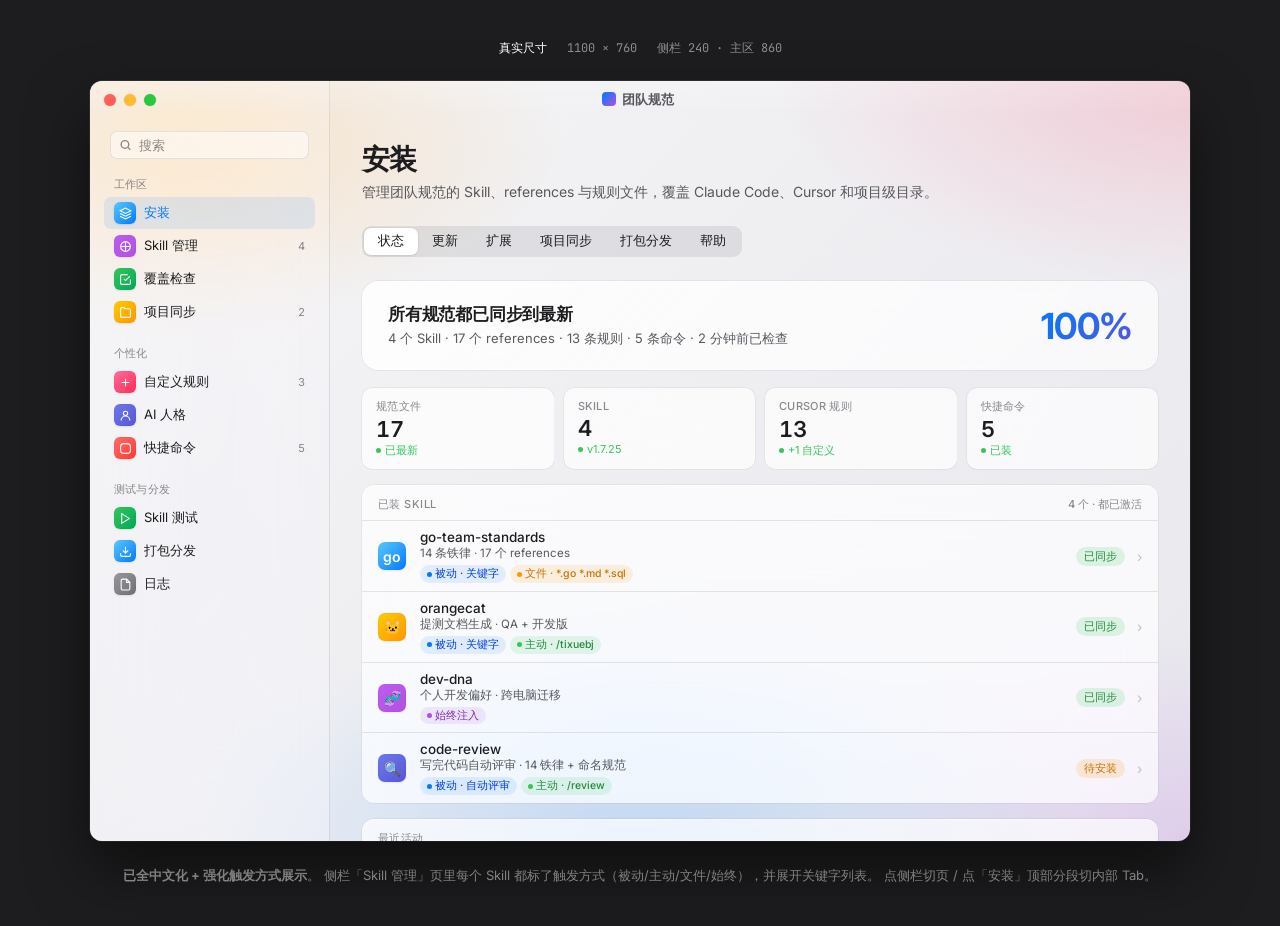
<file: mockups/index.html>
<!doctype html>
<html lang="zh">
<head>
<meta charset="utf-8">
<title>团队规范 · Apple 风（1100×760 实际尺寸）</title>
<link rel="preconnect" href="https://fonts.googleapis.com">
<link rel="preconnect" href="https://fonts.gstatic.com" crossorigin>
<link href="https://fonts.googleapis.com/css2?family=Inter:wght@400;500;600;700&family=JetBrains+Mono:wght@400;500&display=swap" rel="stylesheet">
<style>
  :root {
    --sys-blue: #007AFF; --sys-blue-light: #5AC8FA;
    --sys-green: #34C759; --sys-red: #FF3B30;
    --sys-orange: #FF9500; --sys-yellow: #FFCC00;
    --sys-purple: #AF52DE; --sys-pink: #FF2D55;
    --sys-indigo: #5856D6; --sys-teal: #5AC8FA; --sys-mint: #00C7BE;

    --label: #1d1d1f;
    --label-2: rgba(60, 60, 67, 0.85);
    --label-3: rgba(60, 60, 67, 0.60);
    --label-4: rgba(60, 60, 67, 0.30);

    --bg-window: rgba(246,246,248,0.65);
    --bg-sidebar: rgba(245,245,247,0.40);
    --bg-card: rgba(255,255,255,0.70);
    --bg-card-2: rgba(255,255,255,0.55);
    --bg-row-hover: rgba(0,0,0,0.04);
    --bg-row-selected: rgba(0,122,255,0.10);
    --separator: rgba(60,60,67,0.12);

    --sf: -apple-system, BlinkMacSystemFont, "PingFang SC", "SF Pro Text",
          "SF Pro Display", "Helvetica Neue", "Inter", sans-serif;
    --sf-display: -apple-system, BlinkMacSystemFont, "PingFang SC",
                  "SF Pro Display", "Inter", sans-serif;
    --mono: "SF Mono", ui-monospace, "JetBrains Mono", Monaco, Consolas, monospace;
  }
  * { box-sizing: border-box; -webkit-font-smoothing: antialiased;
      -moz-osx-font-smoothing: grayscale; }
  html, body { margin:0; padding:0; }
  body {
    font-family: var(--sf); color: var(--label);
    background: #1d1d1f; min-height: 100vh;
    padding: 40px;
    display: flex; flex-direction: column; align-items: center; gap: 24px;
  }
  .ruler { color: rgba(255,255,255,0.5); font-size: 12px; font-family: var(--mono); display: flex; gap: 20px; }
  .ruler b { color: white; font-weight: 500; }

  /* 主窗口 1100×760 */
  .window {
    width: 1100px; height: 760px; border-radius: 12px; overflow: hidden;
    box-shadow: 0 30px 60px rgba(0,0,0,0.5), 0 0 0 0.5px rgba(255,255,255,0.18);
    background:
      radial-gradient(ellipse 60% 40% at 8% 8%, rgba(255,149,0,0.20) 0%, transparent 60%),
      radial-gradient(ellipse 70% 50% at 100% 0%, rgba(255,45,85,0.18) 0%, transparent 55%),
      radial-gradient(ellipse 80% 60% at 50% 100%, rgba(0,122,255,0.18) 0%, transparent 50%),
      radial-gradient(ellipse 60% 50% at 100% 100%, rgba(175,82,222,0.18) 0%, transparent 55%),
      linear-gradient(135deg, #f5f5f7 0%, #e8e8ed 100%);
    position: relative;
    display: grid; grid-template-columns: 240px 1fr;
  }

  /* 标题栏 */
  .titlebar {
    position: absolute; top: 0; left: 0; right: 0; height: 38px; z-index: 100;
    display: flex; align-items: center; padding: 0 14px;
    background: linear-gradient(180deg, rgba(255,255,255,0.20), transparent);
  }
  .traffic-lights { display: flex; gap: 8px; }
  .tl { width: 12px; height: 12px; border-radius: 50%; box-shadow: 0 0 0 0.5px rgba(0,0,0,0.1); }
  .tl.close { background: #FF5F57; } .tl.min { background: #FEBC2E; } .tl.max { background: #28C840; }
  .titlebar .title {
    flex: 1; text-align: center; font-size: 13px; font-weight: 600;
    color: var(--label-2); letter-spacing: -0.005em;
  }
  .titlebar .title-icon {
    display: inline-block; width: 14px; height: 14px; border-radius: 4px;
    background: linear-gradient(135deg, #007AFF, #AF52DE);
    margin-right: 6px; vertical-align: -2px;
  }

  /* 侧栏 */
  .sidebar {
    background: var(--bg-sidebar);
    backdrop-filter: blur(40px) saturate(180%);
    -webkit-backdrop-filter: blur(40px) saturate(180%);
    border-right: 0.5px solid var(--separator);
    padding: 46px 14px 20px; overflow-y: auto;
  }
  .sidebar::-webkit-scrollbar { width: 0; }
  .side-search { margin: 4px 6px 14px; position: relative; }
  .side-search input {
    width: 100%; height: 28px; padding: 0 10px 0 28px;
    background: rgba(255,255,255,0.50); border: 0.5px solid var(--separator);
    border-radius: 7px; font-family: var(--sf); font-size: 13px; color: var(--label);
    outline: none; box-shadow: 0 0 0 0.5px rgba(255,255,255,0.6) inset;
  }
  .side-search input::placeholder { color: var(--label-3); }
  .side-search svg { position: absolute; left: 9px; top: 50%; transform: translateY(-50%);
                       color: var(--label-3); width: 13px; height: 13px; }
  .side-section { margin-bottom: 14px; }
  .side-section-h { font-size: 11px; font-weight: 500; color: var(--label-3);
                     padding: 4px 10px; letter-spacing: 0.02em; }
  .side-item {
    display: flex; align-items: center; gap: 8px;
    padding: 5px 10px; margin: 1px 0; border-radius: 7px;
    font-size: 13px; color: var(--label); cursor: pointer; user-select: none;
    transition: background 0.1s;
  }
  .side-item:hover { background: var(--bg-row-hover); }
  .side-item.active { background: var(--bg-row-selected); color: var(--sys-blue); }
  .side-item.active .side-icon { color: white; }
  .side-icon {
    width: 22px; height: 22px; border-radius: 6px;
    display: flex; align-items: center; justify-content: center; flex-shrink: 0;
    color: white; box-shadow: 0 1px 2px rgba(0,0,0,0.1), 0 0 0 0.5px rgba(0,0,0,0.05) inset;
  }
  .side-icon svg { width: 13px; height: 13px; stroke-width: 2; }
  .side-item .ct { margin-left: auto; font-size: 11px; color: var(--label-3);
                    font-feature-settings: "tnum"; }
  .side-item.active .ct { color: var(--sys-blue); }

  /* 主区 */
  .main { overflow-y: auto; padding-top: 38px; position: relative; }
  .main::-webkit-scrollbar { width: 6px; }
  .main::-webkit-scrollbar-thumb { background: rgba(0,0,0,0.15); border-radius: 3px; }

  .page { display: none; padding: 24px 32px 40px; }
  .page.active { display: block; }
  .h1 { font-family: var(--sf-display); font-size: 28px; font-weight: 700;
        letter-spacing: -0.022em; line-height: 1.15; margin: 0 0 6px; }
  .lead { font-size: 14px; color: var(--label-2); margin: 0 0 24px;
          line-height: 1.5; max-width: 600px; }

  /* Segmented control */
  .seg { display: inline-flex; padding: 2px;
         background: rgba(120,120,128,0.16); border-radius: 9px;
         margin-bottom: 24px; }
  .seg-item { padding: 5px 14px; font-size: 12.5px; font-weight: 500;
              color: var(--label); border-radius: 7px; cursor: pointer;
              transition: all 0.15s; white-space: nowrap; }
  .seg-item.active { background: white; color: var(--label);
                     box-shadow: 0 1px 3px rgba(0,0,0,0.08), 0 0 0 0.5px rgba(0,0,0,0.04); }

  /* 卡片 */
  .card { background: var(--bg-card);
          backdrop-filter: blur(40px) saturate(180%);
          -webkit-backdrop-filter: blur(40px) saturate(180%);
          border-radius: 12px;
          box-shadow: 0 0 0 0.5px var(--separator), 0 1px 0 rgba(255,255,255,0.5) inset;
          overflow: hidden; margin-bottom: 16px; }
  .card-h { padding: 12px 16px 8px; font-size: 11px; color: var(--label-3); font-weight: 500;
            text-transform: uppercase; letter-spacing: 0.04em;
            display: flex; align-items: baseline; gap: 8px; }
  .card-h .ct { margin-left: auto; font-size: 11px; color: var(--label-3);
                text-transform: none; letter-spacing: 0; }

  /* Row */
  .row {
    display: grid; grid-template-columns: 30px 1fr auto auto;
    gap: 12px; align-items: center; padding: 8px 16px;
    border-top: 0.5px solid var(--separator); cursor: pointer;
    transition: background 0.1s;
  }
  .row:first-of-type { border-top: 0; }
  .row:hover { background: rgba(0,0,0,0.02); }
  .row-icon {
    width: 28px; height: 28px; border-radius: 7px;
    display: flex; align-items: center; justify-content: center;
    flex-shrink: 0; color: white; font-size: 14px; font-weight: 600;
    box-shadow: 0 1px 2px rgba(0,0,0,0.08), 0 0 0 0.5px rgba(0,0,0,0.04) inset;
  }
  .row-icon svg { width: 15px; height: 15px; stroke-width: 2.2; }
  .ic-blue { background: linear-gradient(135deg, #5AC8FA, #007AFF); }
  .ic-orange { background: linear-gradient(135deg, #FFCC00, #FF9500); }
  .ic-red { background: linear-gradient(135deg, #FF6B6B, #FF3B30); }
  .ic-green { background: linear-gradient(135deg, #34C759, #00A859); }
  .ic-purple { background: linear-gradient(135deg, #BF5AF2, #AF52DE); }
  .ic-pink { background: linear-gradient(135deg, #FF6B9D, #FF2D55); }
  .ic-indigo { background: linear-gradient(135deg, #6B7AE8, #5856D6); }
  .ic-gray { background: linear-gradient(135deg, #98989D, #6E6E73); }
  .ic-teal { background: linear-gradient(135deg, #5AC8FA, #00C7BE); }

  .row-text { display: flex; flex-direction: column; min-width: 0; }
  .row-title { font-size: 13.5px; font-weight: 500; white-space: nowrap;
               overflow: hidden; text-overflow: ellipsis; }
  .row-sub { font-size: 11.5px; color: var(--label-2); margin-top: 1px; }

  /* 触发方式标签（核心新增） */
  .triggers { display: flex; gap: 4px; margin-top: 4px; flex-wrap: wrap; }
  .trigger-tag {
    display: inline-flex; align-items: center; gap: 3px;
    font-size: 10.5px; padding: 1px 7px; border-radius: 999px;
    font-weight: 500; line-height: 1.5;
  }
  .tg-passive { background: rgba(0,122,255,0.10); color: #0040DD; }
  .tg-active  { background: rgba(52,199,89,0.12); color: #248A3D; }
  .tg-glob    { background: rgba(255,149,0,0.12); color: #C77400; }
  .tg-always  { background: rgba(175,82,222,0.12); color: #7E2EAB; }
  .trigger-tag .dot {
    width: 5px; height: 5px; border-radius: 50%; flex-shrink: 0;
  }
  .tg-passive .dot { background: var(--sys-blue); }
  .tg-active .dot { background: var(--sys-green); }
  .tg-glob .dot { background: var(--sys-orange); }
  .tg-always .dot { background: var(--sys-purple); }

  /* 显示触发关键字的小区域 */
  .keywords {
    font-family: var(--mono); font-size: 10.5px; color: var(--label-3);
    margin-top: 4px; line-height: 1.5;
  }
  .keywords .kw { background: rgba(0,0,0,0.04); padding: 0 5px; border-radius: 3px;
                   margin-right: 3px; display: inline-block; margin-bottom: 2px; }

  .row-meta { color: var(--label-3); font-size: 12.5px; font-feature-settings: "tnum"; }
  .row-chev { color: var(--label-4); font-size: 14px;
              transition: transform 0.15s, color 0.15s; }
  .row:hover .row-chev { color: var(--label-3); transform: translateX(2px); }

  .pill { font-size: 11px; padding: 2px 8px; border-radius: 999px; font-weight: 500; }
  .pill-green { background: rgba(52,199,89,0.15); color: #248A3D; }
  .pill-orange { background: rgba(255,149,0,0.15); color: #C77400; }
  .pill-blue { background: rgba(0,122,255,0.12); color: #0040DD; }
  .pill-gray { background: rgba(120,120,128,0.16); color: var(--label-2); }

  .btn { font-family: var(--sf); font-size: 13px; font-weight: 500;
         padding: 5px 14px; border-radius: 7px; border: 0; cursor: pointer;
         transition: all 0.1s; background: rgba(120,120,128,0.16); color: var(--label); }
  .btn:hover { background: rgba(120,120,128,0.24); }
  .btn:active { transform: scale(0.97); }
  .btn-primary { background: var(--sys-blue); color: white;
                 box-shadow: 0 1px 2px rgba(0,122,255,0.25); }
  .btn-primary:hover { background: #0067D9; }
  .btn-orange { background: var(--sys-orange); color: white;
                box-shadow: 0 1px 2px rgba(255,149,0,0.25); }
  .btn-orange:hover { background: #E68500; }
  .btn-sm { padding: 3px 10px; font-size: 12px; border-radius: 6px; }

  .hero { background: linear-gradient(135deg, rgba(255,255,255,0.85), rgba(255,255,255,0.65));
          backdrop-filter: blur(40px) saturate(180%);
          border-radius: 16px; padding: 22px 26px; margin-bottom: 18px;
          box-shadow: 0 0 0 0.5px var(--separator);
          display: grid; grid-template-columns: 1fr auto; gap: 24px; align-items: center; }
  .hero h2 { margin: 0 0 4px; font-size: 17px; font-weight: 600; letter-spacing: -0.012em; }
  .hero p { margin: 0; color: var(--label-2); font-size: 13px; }
  .hero .num-big { font-family: var(--sf-display);
                   font-size: 36px; font-weight: 700; letter-spacing: -0.022em;
                   background: linear-gradient(135deg, #007AFF, #5856D6);
                   -webkit-background-clip: text; -webkit-text-fill-color: transparent; }

  .mini-tiles { display: grid; grid-template-columns: repeat(4, 1fr);
                gap: 10px; margin-bottom: 16px; }
  .mini { background: var(--bg-card); backdrop-filter: blur(40px);
          border-radius: 10px; padding: 11px 14px;
          box-shadow: 0 0 0 0.5px var(--separator); }
  .mini .lbl { font-size: 11px; color: var(--label-3); font-weight: 500;
               text-transform: uppercase; letter-spacing: 0.03em; }
  .mini .num { font-family: var(--sf-display);
               font-size: 22px; font-weight: 600; letter-spacing: -0.018em;
               color: var(--label); margin-top: 2px;
               font-feature-settings: "tnum"; }
  .mini .delta { font-size: 11px; color: var(--sys-green); margin-top: 1px;
                 display: flex; align-items: center; gap: 4px; }
  .mini .dot { width: 5px; height: 5px; border-radius: 50%; background: var(--sys-green); }

  .toggle { width: 36px; height: 22px; border-radius: 11px;
            background: var(--sys-green); position: relative;
            transition: background 0.2s; }
  .toggle::after { content: ''; position: absolute; top: 2px; left: 16px;
                    width: 18px; height: 18px; border-radius: 50%; background: white;
                    box-shadow: 0 2px 4px rgba(0,0,0,0.15); transition: left 0.2s; }
  .toggle.off { background: rgba(120,120,128,0.32); }
  .toggle.off::after { left: 2px; }

  .input-row { display: flex; gap: 8px; align-items: center;
               padding: 12px 16px; border-top: 0.5px solid var(--separator); }
  .input-row input { flex: 1; padding: 6px 10px; height: 28px;
                      background: rgba(255,255,255,0.5);
                      border: 0.5px solid var(--separator); border-radius: 7px;
                      font-family: var(--mono); font-size: 12.5px; color: var(--label);
                      outline: none; }

  pre { margin: 0; padding: 12px 14px; background: rgba(0,0,0,0.04);
        border-radius: 8px; font-family: var(--mono); font-size: 12px; line-height: 1.6;
        color: var(--label); user-select: all; border: 0.5px solid var(--separator); }
  code { font-family: var(--mono); font-size: 12px;
         background: rgba(0,0,0,0.04); padding: 1px 5px; border-radius: 4px; }

  .log-line { display: grid; grid-template-columns: 70px 60px 1fr;
              gap: 10px; padding: 6px 16px;
              border-top: 0.5px solid var(--separator);
              font-family: var(--mono); font-size: 11.5px; }
  .log-line:first-child { border-top: 0; }
  .log-line .t { color: var(--label-3); }
  .log-line .lvl { font-weight: 600; }
  .log-line .lvl.ok { color: var(--sys-green); }
  .log-line .lvl.api { color: var(--sys-purple); }
  .log-line .lvl.err { color: var(--sys-red); }

  .editor { padding: 16px; font-family: var(--mono); font-size: 12px; line-height: 1.65;
            white-space: pre-wrap; background: rgba(0,0,0,0.02); }

  /* 触发方式图例（在 Skills 页顶部） */
  .legend {
    display: flex; gap: 16px; padding: 12px 16px; margin-bottom: 16px;
    background: var(--bg-card-2);
    border-radius: 10px; box-shadow: 0 0 0 0.5px var(--separator);
    font-size: 12px; flex-wrap: wrap;
  }
  .legend-item { display: flex; align-items: center; gap: 6px; color: var(--label-2); }
  .legend-item b { color: var(--label); font-weight: 500; }

  .below-window { color: rgba(255,255,255,0.6); font-size: 13px;
                   max-width: 1100px; line-height: 1.6; }
  .below-window code { background: rgba(255,255,255,0.1); color: white;
                        padding: 2px 7px; border-radius: 4px; border: 0; }
</style>
</head>
<body>

<div class="ruler">
  <span><b>真实尺寸</b></span><span>1100 × 760</span>
  <span>侧栏 240 · 主区 860</span>
</div>

<div class="window">
  <div class="titlebar">
    <div class="traffic-lights">
      <div class="tl close"></div><div class="tl min"></div><div class="tl max"></div>
    </div>
    <div class="title"><span class="title-icon"></span>团队规范</div>
    <div style="width: 56px;"></div>
  </div>

  <aside class="sidebar">
    <div class="side-search">
      <svg viewBox="0 0 24 24" fill="none" stroke="currentColor" stroke-width="2.5">
        <circle cx="11" cy="11" r="7"/><path d="m21 21-4.3-4.3"/>
      </svg>
      <input placeholder="搜索">
    </div>

    <div class="side-section">
      <div class="side-section-h">工作区</div>
      <div class="side-item active" data-page="install">
        <div class="side-icon ic-blue">
          <svg viewBox="0 0 24 24" fill="none" stroke="currentColor"><path d="M12 2 2 7l10 5 10-5z"/><path d="m2 17 10 5 10-5M2 12l10 5 10-5"/></svg>
        </div>
        安装
      </div>
      <div class="side-item" data-page="skills">
        <div class="side-icon ic-purple">
          <svg viewBox="0 0 24 24" fill="none" stroke="currentColor"><circle cx="12" cy="12" r="9"/><path d="M12 3v18M3 12h18"/></svg>
        </div>
        Skill 管理 <span class="ct">4</span>
      </div>
      <div class="side-item" data-page="coverage">
        <div class="side-icon ic-green">
          <svg viewBox="0 0 24 24" fill="none" stroke="currentColor"><path d="M9 11l3 3 8-8"/><path d="M21 12v7a2 2 0 0 1-2 2H5a2 2 0 0 1-2-2V5a2 2 0 0 1 2-2h11"/></svg>
        </div>
        覆盖检查
      </div>
      <div class="side-item" data-page="projects">
        <div class="side-icon ic-orange">
          <svg viewBox="0 0 24 24" fill="none" stroke="currentColor"><path d="M3 7v13a1 1 0 0 0 1 1h16a1 1 0 0 0 1-1V7"/><path d="M3 7V5a2 2 0 0 1 2-2h4l2 2h8a2 2 0 0 1 2 2"/></svg>
        </div>
        项目同步 <span class="ct">2</span>
      </div>
    </div>

    <div class="side-section">
      <div class="side-section-h">个性化</div>
      <div class="side-item" data-page="custom">
        <div class="side-icon ic-pink">
          <svg viewBox="0 0 24 24" fill="none" stroke="currentColor"><path d="M12 5v14M5 12h14"/></svg>
        </div>
        自定义规则 <span class="ct">3</span>
      </div>
      <div class="side-item" data-page="persona">
        <div class="side-icon ic-indigo">
          <svg viewBox="0 0 24 24" fill="none" stroke="currentColor"><circle cx="12" cy="8" r="4"/><path d="M4 21a8 8 0 0 1 16 0"/></svg>
        </div>
        AI 人格
      </div>
      <div class="side-item" data-page="commands">
        <div class="side-icon ic-red">
          <svg viewBox="0 0 24 24" fill="none" stroke="currentColor"><path d="M9 9h0M15 9h0M9 15h0M15 15h0"/><path d="M3 9a6 6 0 0 1 6-6h6a6 6 0 0 1 6 6v6a6 6 0 0 1-6 6H9a6 6 0 0 1-6-6z"/></svg>
        </div>
        快捷命令 <span class="ct">5</span>
      </div>
    </div>

    <div class="side-section">
      <div class="side-section-h">测试与分发</div>
      <div class="side-item" data-page="test">
        <div class="side-icon ic-green">
          <svg viewBox="0 0 24 24" fill="none" stroke="currentColor"><path d="M5 3v18l14-9z"/></svg>
        </div>
        Skill 测试
      </div>
      <div class="side-item" data-page="distribute">
        <div class="side-icon ic-blue">
          <svg viewBox="0 0 24 24" fill="none" stroke="currentColor"><path d="M21 15v4a2 2 0 0 1-2 2H5a2 2 0 0 1-2-2v-4M7 10l5 5 5-5M12 15V3"/></svg>
        </div>
        打包分发
      </div>
      <div class="side-item" data-page="logs">
        <div class="side-icon ic-gray">
          <svg viewBox="0 0 24 24" fill="none" stroke="currentColor"><path d="M14 2H6a2 2 0 0 0-2 2v16a2 2 0 0 0 2 2h12a2 2 0 0 0 2-2V8z"/><path d="M14 2v6h6"/></svg>
        </div>
        日志
      </div>
    </div>
  </aside>

  <main class="main">

    <!-- ===== 安装 ===== -->
    <div class="page active" data-page="install">
      <h1 class="h1">安装</h1>
      <p class="lead">管理团队规范的 Skill、references 与规则文件，覆盖 Claude Code、Cursor 和项目级目录。</p>

      <div class="seg">
        <div class="seg-item active" data-sub="status">状态</div>
        <div class="seg-item" data-sub="update">更新</div>
        <div class="seg-item" data-sub="addons">扩展</div>
        <div class="seg-item" data-sub="proj">项目同步</div>
        <div class="seg-item" data-sub="distrib">打包分发</div>
        <div class="seg-item" data-sub="trouble">帮助</div>
      </div>

      <div class="subpage active" data-sub="status">
        <div class="hero">
          <div>
            <h2>所有规范都已同步到最新</h2>
            <p>4 个 Skill · 17 个 references · 13 条规则 · 5 条命令 · 2 分钟前已检查</p>
          </div>
          <div class="num-big">100%</div>
        </div>

        <div class="mini-tiles">
          <div class="mini"><div class="lbl">规范文件</div><div class="num">17</div><div class="delta"><span class="dot"></span>已最新</div></div>
          <div class="mini"><div class="lbl">Skill</div><div class="num">4</div><div class="delta"><span class="dot"></span>v1.7.25</div></div>
          <div class="mini"><div class="lbl">Cursor 规则</div><div class="num">13</div><div class="delta"><span class="dot"></span>+1 自定义</div></div>
          <div class="mini"><div class="lbl">快捷命令</div><div class="num">5</div><div class="delta"><span class="dot"></span>已装</div></div>
        </div>

        <div class="card">
          <div class="card-h">已装 Skill <span class="ct">4 个 · 都已激活</span></div>
          <div class="row">
            <div class="row-icon ic-blue">go</div>
            <div class="row-text">
              <div class="row-title">go-team-standards</div>
              <div class="row-sub">14 条铁律 · 17 个 references</div>
              <div class="triggers">
                <span class="trigger-tag tg-passive"><span class="dot"></span>被动 · 关键字</span>
                <span class="trigger-tag tg-glob"><span class="dot"></span>文件 · *.go *.md *.sql</span>
              </div>
            </div>
            <span class="pill pill-green">已同步</span>
            <span class="row-chev">›</span>
          </div>
          <div class="row">
            <div class="row-icon ic-orange">🐱</div>
            <div class="row-text">
              <div class="row-title">orangecat</div>
              <div class="row-sub">提测文档生成 · QA + 开发版</div>
              <div class="triggers">
                <span class="trigger-tag tg-passive"><span class="dot"></span>被动 · 关键字</span>
                <span class="trigger-tag tg-active"><span class="dot"></span>主动 · /tixuebj</span>
              </div>
            </div>
            <span class="pill pill-green">已同步</span>
            <span class="row-chev">›</span>
          </div>
          <div class="row">
            <div class="row-icon ic-purple">🧬</div>
            <div class="row-text">
              <div class="row-title">dev-dna</div>
              <div class="row-sub">个人开发偏好 · 跨电脑迁移</div>
              <div class="triggers">
                <span class="trigger-tag tg-always"><span class="dot"></span>始终注入</span>
              </div>
            </div>
            <span class="pill pill-green">已同步</span>
            <span class="row-chev">›</span>
          </div>
          <div class="row">
            <div class="row-icon ic-indigo">🔍</div>
            <div class="row-text">
              <div class="row-title">code-review</div>
              <div class="row-sub">写完代码自动评审 · 14 铁律 + 命名规范</div>
              <div class="triggers">
                <span class="trigger-tag tg-passive"><span class="dot"></span>被动 · 自动评审</span>
                <span class="trigger-tag tg-active"><span class="dot"></span>主动 · /review</span>
              </div>
            </div>
            <span class="pill pill-orange">待安装</span>
            <span class="row-chev">›</span>
          </div>
        </div>

        <div class="card">
          <div class="card-h">最近活动</div>
          <div class="log-line"><span class="t">10:58</span><span class="lvl ok">安装</span><span>go-team-standards · 23 个文件 · 142 ms</span></div>
          <div class="log-line"><span class="t">10:52</span><span class="lvl ok">导出</span><span>orangecat.zip · 11.2 KB</span></div>
          <div class="log-line"><span class="t">08:58</span><span class="lvl ok">扫描</span><span>发现 2 个项目 · 78 ms</span></div>
        </div>
      </div>

      <div class="subpage" data-sub="update" style="display:none;">
        <div class="hero">
          <div>
            <h2>一键更新所有规范</h2>
            <p>重装全部 4 个 Skill + Cursor 规则到最新版本。自定义规则会被保留。</p>
          </div>
          <button class="btn btn-orange">立即更新</button>
        </div>

        <div class="card">
          <div class="card-h">分 Skill 更新</div>
          <div class="row">
            <div class="row-icon ic-blue">go</div>
            <div class="row-text"><div class="row-title">go-team-standards</div><div class="row-sub">v1.7.24 → v1.7.25 · 1 个文件变更</div></div>
            <span class="pill pill-green">最新</span>
            <button class="btn btn-sm">重装</button>
          </div>
          <div class="row">
            <div class="row-icon ic-orange">🐱</div>
            <div class="row-text"><div class="row-title">orangecat</div><div class="row-sub">v1.7.24 → v1.7.25 · 无变更</div></div>
            <span class="pill pill-green">最新</span>
            <button class="btn btn-sm">重装</button>
          </div>
          <div class="row">
            <div class="row-icon ic-purple">🧬</div>
            <div class="row-text"><div class="row-title">dev-dna</div><div class="row-sub">v1.7.24 → v1.7.25 · 个人档案保留</div></div>
            <span class="pill pill-green">最新</span>
            <button class="btn btn-sm">重装</button>
          </div>
          <div class="row">
            <div class="row-icon ic-indigo">🔍</div>
            <div class="row-text"><div class="row-title">code-review</div><div class="row-sub">未安装 · 2 个文件待添加</div></div>
            <span class="pill pill-orange">缺失</span>
            <button class="btn btn-primary btn-sm">安装</button>
          </div>
        </div>
      </div>

      <div class="subpage" data-sub="addons" style="display:none;">
        <div class="card">
          <div class="card-h">快捷命令 <span class="ct">5 已装 · Claude / Cursor 中输入 / 调用</span></div>
          <div class="row">
            <div class="row-icon ic-pink"><svg viewBox="0 0 24 24" fill="none" stroke="currentColor"><path d="M9 9h0"/></svg></div>
            <div class="row-text">
              <div class="row-title" style="font-family: var(--mono); color: var(--sys-blue);">/tech-design</div>
              <div class="row-sub">按 7 段范例生成技术方案文档</div>
            </div>
            <span class="pill pill-green">已激活</span>
            <span class="row-chev">›</span>
          </div>
          <div class="row">
            <div class="row-icon ic-pink"><svg viewBox="0 0 24 24" fill="none" stroke="currentColor"><path d="M9 9h0"/></svg></div>
            <div class="row-text">
              <div class="row-title" style="font-family: var(--mono); color: var(--sys-blue);">/design-table</div>
              <div class="row-sub">按命名规范生成完整 CREATE TABLE</div>
            </div>
            <span class="pill pill-green">已激活</span>
            <span class="row-chev">›</span>
          </div>
          <div class="row">
            <div class="row-icon ic-pink"><svg viewBox="0 0 24 24" fill="none" stroke="currentColor"><path d="M9 9h0"/></svg></div>
            <div class="row-text">
              <div class="row-title" style="font-family: var(--mono); color: var(--sys-blue);">/api-doc</div>
              <div class="row-sub">按统一格式生成接口文档</div>
            </div>
            <span class="pill pill-green">已激活</span>
            <span class="row-chev">›</span>
          </div>
          <div class="row">
            <div class="row-icon ic-pink"><svg viewBox="0 0 24 24" fill="none" stroke="currentColor"><path d="M9 9h0"/></svg></div>
            <div class="row-text">
              <div class="row-title" style="font-family: var(--mono); color: var(--sys-blue);">/review</div>
              <div class="row-sub">按 14 条铁律审查 git diff</div>
            </div>
            <span class="pill pill-green">已激活</span>
            <span class="row-chev">›</span>
          </div>
          <div class="row">
            <div class="row-icon ic-pink"><svg viewBox="0 0 24 24" fill="none" stroke="currentColor"><path d="M9 9h0"/></svg></div>
            <div class="row-text">
              <div class="row-title" style="font-family: var(--mono); color: var(--sys-blue);">/tixuebj</div>
              <div class="row-sub">主动触发 OrangeCat 提测文档生成</div>
            </div>
            <span class="pill pill-green">已激活</span>
            <span class="row-chev">›</span>
          </div>
        </div>

        <div class="card">
          <div class="card-h">自定义规则 <span class="ct">3 条已激活</span></div>
          <div class="row">
            <div class="row-icon ic-pink">SM</div>
            <div class="row-text"><div class="row-title">team-auth-flow</div><div class="row-sub">JWT 必须携带 X-Trace-ID</div></div>
            <div class="toggle"></div>
            <span class="row-chev">›</span>
          </div>
          <div class="row">
            <div class="row-icon ic-pink">SM</div>
            <div class="row-text"><div class="row-title">cron-naming</div><div class="row-sub">定时任务必须以 cron_ 开头</div></div>
            <div class="toggle"></div>
            <span class="row-chev">›</span>
          </div>
          <div class="row">
            <div class="row-icon ic-pink">SM</div>
            <div class="row-text"><div class="row-title">redis-key-ttl</div><div class="row-sub">Redis key 必须声明 TTL 或注明"永久"</div></div>
            <div class="toggle off"></div>
            <span class="row-chev">›</span>
          </div>
        </div>
      </div>

      <div class="subpage" data-sub="proj" style="display:none;">
        <div class="card">
          <div class="card-h">扫描根目录</div>
          <div style="padding: 12px 16px;">
            <p style="margin: 0; font-size: 13px; color: var(--label-2);">深度扫 5 层，跳过 <code>node_modules</code> / <code>vendor</code> / <code>dist</code>。</p>
          </div>
          <div class="input-row">
            <input value="~/Code">
            <button class="btn btn-primary btn-sm">扫描</button>
          </div>
        </div>
        <div class="card">
          <div class="card-h">检测到的项目 <span class="ct">2 个</span></div>
          <div class="row">
            <div class="row-icon ic-orange"><svg viewBox="0 0 24 24" fill="none" stroke="currentColor"><path d="M3 7v13a1 1 0 0 0 1 1h16a1 1 0 0 0 1-1V7"/></svg></div>
            <div class="row-text"><div class="row-title" style="font-family: var(--mono); font-size: 12.5px;">~/Code/golang/first-test</div><div class="row-sub">.cursor/rules · 空（无 .mdc）</div></div>
            <span class="pill pill-orange">空</span>
            <span class="row-chev">›</span>
          </div>
          <div class="row">
            <div class="row-icon ic-orange"><svg viewBox="0 0 24 24" fill="none" stroke="currentColor"><path d="M3 7v13a1 1 0 0 0 1 1h16a1 1 0 0 0 1-1V7"/></svg></div>
            <div class="row-text"><div class="row-title" style="font-family: var(--mono); font-size: 12.5px;">~/Code/重构文件</div><div class="row-sub">.cursor/rules · 1 个用户自加 .mdc（保留）</div></div>
            <span class="pill pill-orange">需同步</span>
            <span class="row-chev">›</span>
          </div>
        </div>
        <button class="btn btn-primary" style="margin-top: 8px;">同步选中的 2 个项目</button>
      </div>

      <div class="subpage" data-sub="distrib" style="display:none;">
        <div class="card">
          <div class="card-h">给团队的安装包</div>
          <div class="row">
            <div class="row-icon ic-blue"><svg viewBox="0 0 24 24" fill="none" stroke="currentColor"><path d="M21 16V8a2 2 0 0 0-1-1.7l-7-4a2 2 0 0 0-2 0l-7 4A2 2 0 0 0 3 8v8a2 2 0 0 0 1 1.7l7 4a2 2 0 0 0 2 0l7-4A2 2 0 0 0 21 16z"/></svg></div>
            <div class="row-text"><div class="row-title">DMG · 推荐</div><div class="row-sub">macOS 原生镜像 · 约 15 MB · 双击直装 · 签名保留</div></div>
            <span></span>
            <button class="btn btn-primary btn-sm">生成</button>
          </div>
          <div class="row">
            <div class="row-icon ic-gray"><svg viewBox="0 0 24 24" fill="none" stroke="currentColor"><path d="M21 16V8M3 8v8M12 4v16M3.3 7L12 12l8.7-5"/></svg></div>
            <div class="row-text"><div class="row-title">ZIP 压缩包</div><div class="row-sub">约 14 MB · 适合较旧 macOS / 受限环境</div></div>
            <span></span>
            <button class="btn btn-sm">生成</button>
          </div>
          <div class="row">
            <div class="row-icon ic-gray"><svg viewBox="0 0 24 24" fill="none" stroke="currentColor"><polyline points="4 17 10 11 4 5"/><line x1="12" y1="19" x2="20" y2="19"/></svg></div>
            <div class="row-text"><div class="row-title">Shell 安装脚本</div><div class="row-sub">单个 .sh 文件 · 接收方无需此 App</div></div>
            <span></span>
            <button class="btn btn-sm">生成</button>
          </div>
        </div>
        <div class="card">
          <div class="card-h">给 Claude Desktop 的单 Skill 包</div>
          <div class="row">
            <div class="row-icon ic-blue">go</div>
            <div class="row-text"><div class="row-title">go-team-standards.zip</div><div class="row-sub">含 INSTALL.md 安装说明</div></div>
            <span></span>
            <button class="btn btn-sm">导出</button>
          </div>
          <div class="row">
            <div class="row-icon ic-orange">🐱</div>
            <div class="row-text"><div class="row-title">orangecat.zip</div><div class="row-sub">含 QA + 开发版模板</div></div>
            <span></span>
            <button class="btn btn-sm">导出</button>
          </div>
          <div class="row">
            <div class="row-icon ic-purple">🧬</div>
            <div class="row-text"><div class="row-title">dev-dna.zip</div><div class="row-sub">含个人偏好档案</div></div>
            <span></span>
            <button class="btn btn-sm">导出</button>
          </div>
        </div>
      </div>

      <div class="subpage" data-sub="trouble" style="display:none;">
        <div class="card">
          <div class="card-h">首次打开提示"已损坏"</div>
          <div style="padding: 4px 16px 14px;">
            <p style="margin: 0 0 10px; font-size: 13px; color: var(--label-2); line-height: 1.55;">
              macOS Gatekeeper 给未签名 App 加了 quarantine 标记。Ad-hoc 签名解决不了，需手动清除：
            </p>
            <pre>xattr -cr /Applications/Team\ Standards.app</pre>
          </div>
        </div>
        <div class="card">
          <div class="card-h">Skill 装了不触发</div>
          <div style="padding: 4px 16px 14px;">
            <p style="margin: 0; font-size: 13px; color: var(--label-2); line-height: 1.55;">
              <strong>Cmd+Q 彻底退出 Claude Code / Cursor</strong>，不是关窗口。Skill 只在启动时加载一次。退出后重开，再问含触发关键字的话题（如"PostgreSQL"、"提测"、"review"）。
            </p>
          </div>
        </div>
        <div class="card">
          <div class="card-h">回复末尾没有 🌟 / 🐱 / 🧬 / 🔍 标记</div>
          <div style="padding: 4px 16px 14px;">
            <p style="margin: 0; font-size: 13px; color: var(--label-2); line-height: 1.55;">
              说明 Skill 没被激活。去 Skill 测试 页验证你的本地大模型是否能稳定输出标记。本地小模型（量化 7B）可能不稳。
            </p>
          </div>
        </div>
      </div>
    </div>

    <!-- ===== Skill 管理（重点强化触发方式展示） ===== -->
    <div class="page" data-page="skills" style="display: none;">
      <h1 class="h1">Skill 管理</h1>
      <p class="lead">所有已装 Skill 及其触发方式。同一 Skill 可能有多种触发途径。</p>

      <div class="legend">
        <div class="legend-item">
          <span class="trigger-tag tg-passive"><span class="dot"></span>被动</span>
          <span><b>关键字</b>命中时自动激活</span>
        </div>
        <div class="legend-item">
          <span class="trigger-tag tg-active"><span class="dot"></span>主动</span>
          <span>用户敲 <b>/命令</b> 调用</span>
        </div>
        <div class="legend-item">
          <span class="trigger-tag tg-glob"><span class="dot"></span>文件</span>
          <span>编辑命中 <b>文件类型</b> 时</span>
        </div>
        <div class="legend-item">
          <span class="trigger-tag tg-always"><span class="dot"></span>始终</span>
          <span>每次对话都<b>注入</b></span>
        </div>
      </div>

      <div class="card">
        <div class="card-h">go-team-standards</div>
        <div class="row" style="grid-template-columns: 30px 1fr auto;">
          <div class="row-icon ic-blue">go</div>
          <div class="row-text">
            <div class="row-title">Go 团队规范 · 14 条铁律 + 17 个 references</div>
            <div class="row-sub">触发后回复末尾打 🌟 标记 · v1.7.25</div>
            <div class="triggers">
              <span class="trigger-tag tg-passive"><span class="dot"></span>被动 · 关键字</span>
              <span class="trigger-tag tg-glob"><span class="dot"></span>文件 · *.go *.sql *.proto</span>
              <span class="trigger-tag tg-glob"><span class="dot"></span>文件 · *.md（写文档时）</span>
            </div>
            <div class="keywords">
              <span class="kw">Go / golang</span>
              <span class="kw">Kratos / Wire</span>
              <span class="kw">PostgreSQL / MySQL / Redis / Kafka</span>
              <span class="kw">技术方案 / 接口文档 / 数据库设计</span>
              <span class="kw">code review / MR / 部署</span>
              <span class="kw">字段命名 / Kafka topic / Redis key</span>
            </div>
          </div>
          <span class="row-chev">›</span>
        </div>
      </div>

      <div class="card">
        <div class="card-h">orangecat</div>
        <div class="row" style="grid-template-columns: 30px 1fr auto;">
          <div class="row-icon ic-orange">🐱</div>
          <div class="row-text">
            <div class="row-title">提测文档生成器 · 给 QA + 开发各一份</div>
            <div class="row-sub">触发后回复末尾打 🐱 标记 · 生成两个 .md 文件</div>
            <div class="triggers">
              <span class="trigger-tag tg-passive"><span class="dot"></span>被动 · 关键字</span>
              <span class="trigger-tag tg-active"><span class="dot"></span>主动 · /tixuebj</span>
            </div>
            <div class="keywords">
              <span class="kw">提测</span>
              <span class="kw">QA 交付 / 提交测试</span>
              <span class="kw">生成提测报告</span>
              <span class="kw">OrangeCat</span>
            </div>
          </div>
          <span class="row-chev">›</span>
        </div>
      </div>

      <div class="card">
        <div class="card-h">dev-dna</div>
        <div class="row" style="grid-template-columns: 30px 1fr auto;">
          <div class="row-icon ic-purple">🧬</div>
          <div class="row-text">
            <div class="row-title">个人开发档案 · 跨电脑跨账号无缝迁移</div>
            <div class="row-sub">触发后回复末尾打 🧬 标记 · 含反蒸馏声明</div>
            <div class="triggers">
              <span class="trigger-tag tg-always"><span class="dot"></span>始终注入</span>
              <span class="trigger-tag tg-passive"><span class="dot"></span>被动 · 关键字</span>
            </div>
            <div class="keywords">
              <span class="kw">按我习惯写</span>
              <span class="kw">我喜欢 / 我倾向</span>
              <span class="kw">用我常用的套路</span>
              <span class="kw">新项目起步</span>
            </div>
          </div>
          <span class="row-chev">›</span>
        </div>
      </div>

      <div class="card">
        <div class="card-h">code-review</div>
        <div class="row" style="grid-template-columns: 30px 1fr auto;">
          <div class="row-icon ic-indigo">🔍</div>
          <div class="row-text">
            <div class="row-title">代码评审 · 自动按团队规范评审</div>
            <div class="row-sub">触发后回复末尾打 🔍 标记 · AI 写完代码自动评审</div>
            <div class="triggers">
              <span class="trigger-tag tg-passive"><span class="dot"></span>被动 · 自动</span>
              <span class="trigger-tag tg-active"><span class="dot"></span>主动 · /review</span>
            </div>
            <div class="keywords">
              <span class="kw">写完代码（AI 自检）</span>
              <span class="kw">用户粘代码 + "看下"</span>
              <span class="kw">review / 审一下 / 检查</span>
              <span class="kw">PR / MR / 评审</span>
            </div>
          </div>
          <span class="row-chev">›</span>
        </div>
      </div>
    </div>

    <!-- 其他子页（精简） -->
    <div class="page" data-page="coverage" style="display: none;">
      <h1 class="h1">覆盖检查</h1>
      <p class="lead">扫描已装文件 vs 内置版本，按 hash 逐个对比。</p>
      <div class="mini-tiles">
        <div class="mini"><div class="lbl">总计</div><div class="num">47</div></div>
        <div class="mini"><div class="lbl" style="color: var(--sys-green);">已最新</div><div class="num" style="color: var(--sys-green);">45</div></div>
        <div class="mini"><div class="lbl" style="color: var(--sys-orange);">过时</div><div class="num" style="color: var(--sys-orange);">0</div></div>
        <div class="mini"><div class="lbl" style="color: var(--sys-red);">缺失</div><div class="num" style="color: var(--sys-red);">2</div></div>
      </div>
      <div class="card">
        <div class="card-h">分组明细</div>
        <div class="row">
          <div class="row-icon ic-blue">go</div>
          <div class="row-text"><div class="row-title">Claude · go-team-standards</div><div class="row-sub">23 / 23 文件匹配</div></div>
          <span class="pill pill-green">100%</span>
          <span class="row-chev">›</span>
        </div>
        <div class="row">
          <div class="row-icon ic-purple">cs</div>
          <div class="row-text"><div class="row-title">Cursor · 规则</div><div class="row-sub">13 / 13 .mdc 匹配</div></div>
          <span class="pill pill-green">100%</span>
          <span class="row-chev">›</span>
        </div>
        <div class="row">
          <div class="row-icon ic-orange">🐱</div>
          <div class="row-text"><div class="row-title">Claude · orangecat</div><div class="row-sub">3 / 3 文件匹配</div></div>
          <span class="pill pill-green">100%</span>
          <span class="row-chev">›</span>
        </div>
        <div class="row">
          <div class="row-icon ic-indigo">🔍</div>
          <div class="row-text"><div class="row-title">Claude · code-review</div><div class="row-sub">0 / 2 · Skill 未安装</div></div>
          <span class="pill pill-orange">缺失</span>
          <span class="row-chev">›</span>
        </div>
      </div>
    </div>

    <div class="page" data-page="projects" style="display: none;">
      <h1 class="h1">项目同步</h1>
      <p class="lead">全局规范在 <code>~/.claude/skills/</code>。项目级 <code>&lt;项目&gt;/.cursor/rules/</code> 需单独同步。</p>
      <div class="card">
        <div class="card-h">扫描根目录</div>
        <div class="input-row">
          <input value="~/Code">
          <button class="btn btn-primary btn-sm">扫描</button>
        </div>
      </div>
    </div>

    <div class="page" data-page="custom" style="display: none;">
      <h1 class="h1">自定义规则</h1>
      <p class="lead">团队特定规则，存为 <code>custom-*.md</code>，更新时保留。</p>
      <div class="card">
        <div class="card-h">已激活规则 <span class="ct">3 条</span></div>
        <div class="row">
          <div class="row-icon ic-pink">SM</div>
          <div class="row-text"><div class="row-title">team-auth-flow</div><div class="row-sub">JWT 必须携带 X-Trace-ID</div></div>
          <div class="toggle"></div>
          <span class="row-chev">›</span>
        </div>
        <div class="row">
          <div class="row-icon ic-pink">SM</div>
          <div class="row-text"><div class="row-title">cron-naming</div><div class="row-sub">定时任务必须以 cron_ 开头</div></div>
          <div class="toggle"></div>
          <span class="row-chev">›</span>
        </div>
        <div class="row">
          <div class="row-icon ic-pink">SM</div>
          <div class="row-text"><div class="row-title">redis-key-ttl</div><div class="row-sub">Redis key 必须声明 TTL</div></div>
          <div class="toggle off"></div>
          <span class="row-chev">›</span>
        </div>
      </div>
    </div>

    <div class="page" data-page="persona" style="display: none;">
      <h1 class="h1">AI 人格</h1>
      <p class="lead">注入到每次 Claude 对话的全局工作态度准则。</p>
      <div class="card">
        <div class="card-h">当前激活的人格</div>
        <div class="editor"># 工作态度准则

## 1. 严谨求实
- 不臆测代码行为；引用前确认存在
- 不确定就说"不确定"，禁编造

## 2. 不敷衍
- 杜绝"看起来应该可以"
- 改完主动想：边界 / 错误 / 并发 / 性能 / 回滚

## 3. 勤勉
- 含糊先澄清，不凭空补需求
- 找根因，不只消症状

## 4. 交付诚实
- 跳过的步骤明说
- 改完简述：改了啥 / 为啥 / 隐患
</div>
      </div>
    </div>

    <div class="page" data-page="commands" style="display: none;">
      <h1 class="h1">快捷命令</h1>
      <p class="lead">用户主动调用的模板。在 Claude / Cursor 中输入 <code>/&lt;命令名&gt;</code>。</p>
      <div class="card">
        <div class="card-h">已装 5 条</div>
        <div class="row">
          <div class="row-icon ic-pink"><span style="font-size:12px;">/</span></div>
          <div class="row-text"><div class="row-title" style="font-family: var(--mono); color: var(--sys-blue);">/tech-design</div><div class="row-sub">生成技术方案文档</div></div>
          <span class="pill pill-green">已激活</span>
          <span class="row-chev">›</span>
        </div>
        <div class="row">
          <div class="row-icon ic-pink"><span style="font-size:12px;">/</span></div>
          <div class="row-text"><div class="row-title" style="font-family: var(--mono); color: var(--sys-blue);">/design-table</div><div class="row-sub">按命名规范生成 CREATE TABLE</div></div>
          <span class="pill pill-green">已激活</span>
          <span class="row-chev">›</span>
        </div>
        <div class="row">
          <div class="row-icon ic-pink"><span style="font-size:12px;">/</span></div>
          <div class="row-text"><div class="row-title" style="font-family: var(--mono); color: var(--sys-blue);">/api-doc</div><div class="row-sub">生成接口文档</div></div>
          <span class="pill pill-green">已激活</span>
          <span class="row-chev">›</span>
        </div>
        <div class="row">
          <div class="row-icon ic-pink"><span style="font-size:12px;">/</span></div>
          <div class="row-text"><div class="row-title" style="font-family: var(--mono); color: var(--sys-blue);">/review</div><div class="row-sub">按 14 条铁律审查代码</div></div>
          <span class="pill pill-green">已激活</span>
          <span class="row-chev">›</span>
        </div>
        <div class="row">
          <div class="row-icon ic-pink"><span style="font-size:12px;">/</span></div>
          <div class="row-text"><div class="row-title" style="font-family: var(--mono); color: var(--sys-blue);">/tixuebj</div><div class="row-sub">触发 OrangeCat 生成提测文档</div></div>
          <span class="pill pill-green">已激活</span>
          <span class="row-chev">›</span>
        </div>
      </div>
    </div>

    <div class="page" data-page="test" style="display: none;">
      <h1 class="h1">Skill 测试</h1>
      <p class="lead">用 20 条违规 prompt 测试本地 LLM 是否能正确触发 + 识别。</p>
      <div class="card">
        <div class="card-h">API 配置</div>
        <div class="row" style="grid-template-columns: 1fr auto;">
          <div class="row-text"><div class="row-title">服务商</div><div class="row-sub">Clawnova（公司本地大模型）</div></div>
          <span class="row-meta">qwen3.5-27b-local</span>
        </div>
        <div class="row" style="grid-template-columns: 1fr auto;">
          <div class="row-text"><div class="row-title">API 地址</div><div class="row-sub" style="font-family: var(--mono);">https://clawnova.ai/api/v1</div></div>
          <button class="btn btn-sm">编辑</button>
        </div>
        <div class="row" style="grid-template-columns: 1fr auto;">
          <div class="row-text"><div class="row-title">API Key</div><div class="row-sub" style="font-family: var(--mono);">kgb_d0ef***ae244f</div></div>
          <button class="btn btn-sm">测试连接</button>
        </div>
      </div>
      <button class="btn btn-orange" style="margin-top: 8px;">运行全部 20 条测试</button>
    </div>

    <div class="page" data-page="distribute" style="display: none;">
      <h1 class="h1">打包分发</h1>
      <p class="lead">生成给团队的安装包，含自定义规则和 INSTALL.md 安装说明。</p>
      <div class="card">
        <div class="card-h">支持的格式</div>
        <div class="row">
          <div class="row-icon ic-blue"><svg viewBox="0 0 24 24" fill="none" stroke="currentColor"><path d="M21 16V8"/></svg></div>
          <div class="row-text"><div class="row-title">DMG · 推荐</div><div class="row-sub">macOS 原生 · 15 MB</div></div>
          <span></span>
          <button class="btn btn-primary btn-sm">生成</button>
        </div>
      </div>
    </div>

    <div class="page" data-page="logs" style="display: none;">
      <h1 class="h1">日志</h1>
      <p class="lead">最近的操作记录与耗时。</p>
      <div class="card">
        <div class="card-h">过去 24 小时</div>
        <div class="log-line"><span class="t">10:58:24</span><span class="lvl ok">安装</span><span>go-team-standards · 23 个文件 · 142 ms</span></div>
        <div class="log-line"><span class="t">10:58:24</span><span class="lvl ok">安装</span><span>cursor/rules · 13 个文件 · 38 ms</span></div>
        <div class="log-line"><span class="t">10:58:25</span><span class="lvl ok">安装</span><span>orangecat · 3 个文件 · 12 ms</span></div>
        <div class="log-line"><span class="t">10:58:25</span><span class="lvl ok">安装</span><span>dev-dna · 3 个文件 · 11 ms</span></div>
        <div class="log-line"><span class="t">10:52:01</span><span class="lvl api">API</span><span>clawnova.generate · in=2221 out=600 · 9.5 s</span></div>
        <div class="log-line"><span class="t">10:51:50</span><span class="lvl api">API</span><span>clawnova.generate · in=23 out=45 · 0.5 s（连接测试）</span></div>
        <div class="log-line"><span class="t">10:48:12</span><span class="lvl ok">扫描</span><span>2 个项目 · 78 ms</span></div>
        <div class="log-line"><span class="t">10:42:08</span><span class="lvl ok">保存</span><span>orangecat.zip · 11.2 KB</span></div>
        <div class="log-line"><span class="t">10:30:00</span><span class="lvl err">API</span><span>clawnova 失败 · 上下文窗口超限</span></div>
      </div>
    </div>

  </main>
</div>

<div class="below-window">
  <strong>已全中文化 + 强化触发方式展示</strong>。
  侧栏「Skill 管理」页里每个 Skill 都标了触发方式（被动/主动/文件/始终），并展开关键字列表。
  点侧栏切页 / 点「安装」顶部分段切内部 Tab。
</div>

<script>
  document.querySelectorAll('.side-item').forEach(el => {
    el.addEventListener('click', () => {
      const t = el.dataset.page;
      document.querySelectorAll('.side-item').forEach(x => x.classList.remove('active'));
      el.classList.add('active');
      document.querySelectorAll('.page').forEach(x => {
        x.classList.remove('active');
        x.style.display = 'none';
      });
      const p = document.querySelector(`.page[data-page="${t}"]`);
      p.classList.add('active');
      p.style.display = 'block';
      document.querySelector('.main').scrollTop = 0;
    });
  });
  document.querySelectorAll('.seg-item').forEach(el => {
    el.addEventListener('click', () => {
      const t = el.dataset.sub;
      document.querySelectorAll('.seg-item').forEach(x => x.classList.remove('active'));
      el.classList.add('active');
      document.querySelectorAll('.subpage').forEach(x => {
        x.classList.remove('active');
        x.style.display = 'none';
      });
      const p = document.querySelector(`.subpage[data-sub="${t}"]`);
      p.classList.add('active');
      p.style.display = 'block';
    });
  });
  document.querySelectorAll('.toggle').forEach(t => {
    t.addEventListener('click', e => {
      e.stopPropagation();
      t.classList.toggle('off');
    });
  });
</script>
</body>
</html>
</file>
